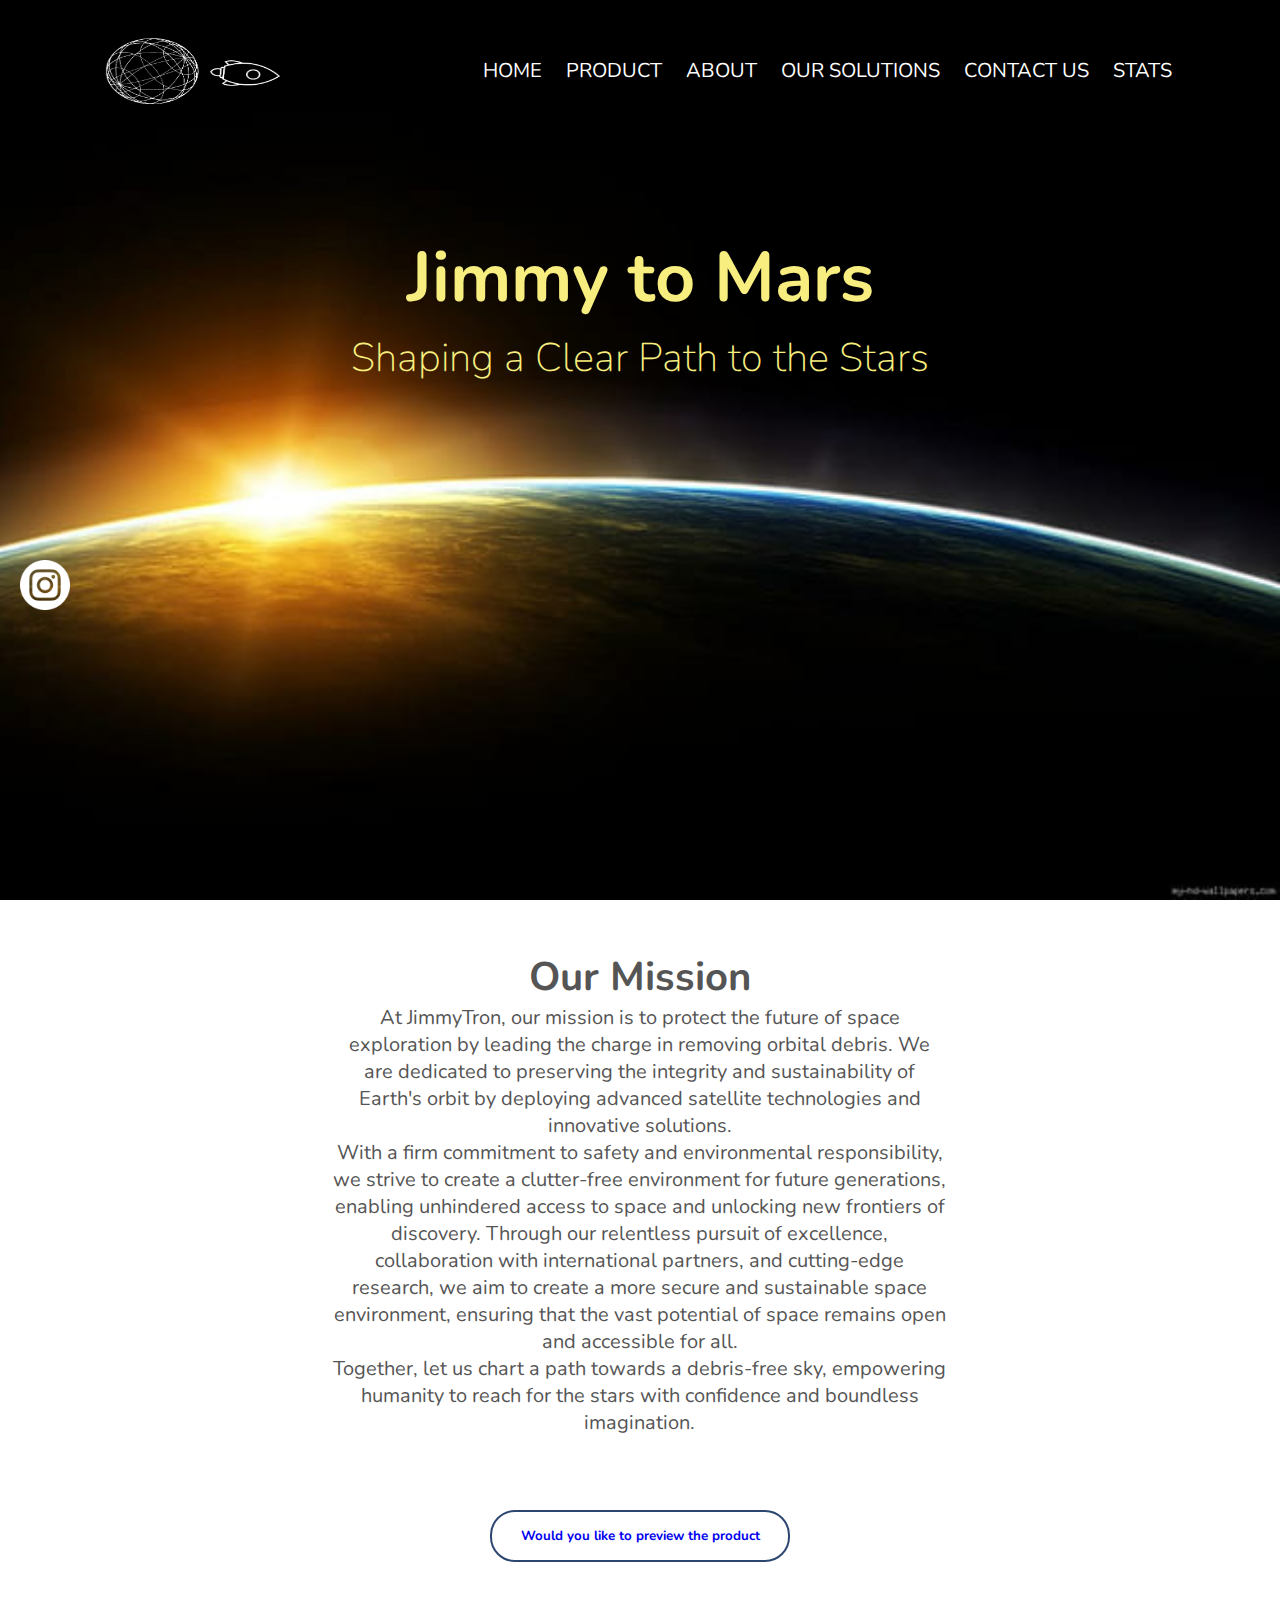
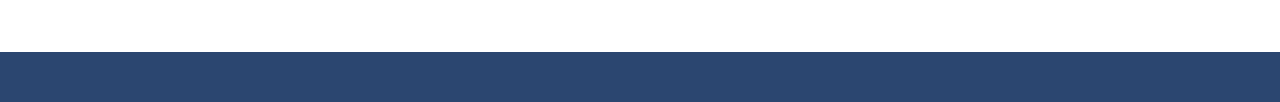
<file: index.html>
<html>
    <head>
        <meta name = "viewport" content = "with=device-width, initial scale = 2.0">
        <title>JimmyTron</title>
        <link rel = "stylesheet" href = style.css>
<link rel="preconnect" href="https://fonts.googleapis.com">
<link rel="preconnect" href="https://fonts.gstatic.com" crossorigin>
<link href="https://fonts.googleapis.com/css2?family=Nunito:wght@300&display=swap" rel="stylesheet">
    </head>
<body>
    <!--Dont Mess with this stuff-->
    <div class = "banner">
        
        <div class = "navbar">
        <a href = "index.html"><img src="logo1.png"></a>
        <ul>
            <li><a href = "index.html">HOME</a></li>
            <li><a href = "Product.html">PRODUCT</a></li>
            <li><a href = "About.html">ABOUT</a></li>
            <li><a href = "Solution.html">OUR SOLUTIONS</a></li>
            <li><a href = "Contact.html">CONTACT US</a></li>
                        <li><a href = "Stats.html">STATS</a></li>
        </ul>
        </div>
    
        
        
    <br>
    <br>
    <br>
    
    
    <div class="socials">
          <a href="https://www.instagram.com/nasa/"target="_blank"><img src="insta.png" /></a>
    </div>
    <!--Edit from here onwards-->
    <div class = "content">
        <div class = "mobile">
        <h1  >Jimmy to Mars</h1>
        <p>Shaping a Clear Path to the Stars</p>
        <!--<button type = "button"><span></span>View the product</button>-->
        </div>
    </div>
    </div>
    <section class = "course">
    <h1>Our Mission</h1>
    <center>
         <p>At JimmyTron, our mission is to protect the future of space exploration by leading the charge in removing orbital debris. We are dedicated to preserving the integrity and sustainability of Earth's orbit by deploying advanced satellite technologies and innovative solutions.</p>
            <p> With a firm commitment to safety and environmental responsibility, we strive to create a clutter-free environment for future generations, enabling unhindered access to space and unlocking new frontiers of discovery. Through our relentless pursuit of excellence, collaboration with international partners, and cutting-edge research, we aim to create a more secure and sustainable space environment, ensuring that the vast potential of space remains open and accessible for all.</p>
            <p> Together, let us chart a path towards a debris-free sky, empowering humanity to reach for the stars with confidence and boundless imagination.</p></center>

    <br>
    <br>
    <button type = "button"><span></span><a href= "Product.html">Would you like to preview the product</a></button>
    </section>
    
      
    
</body>
<div class = "footer"><h1></h1></div>
</html>
</file>
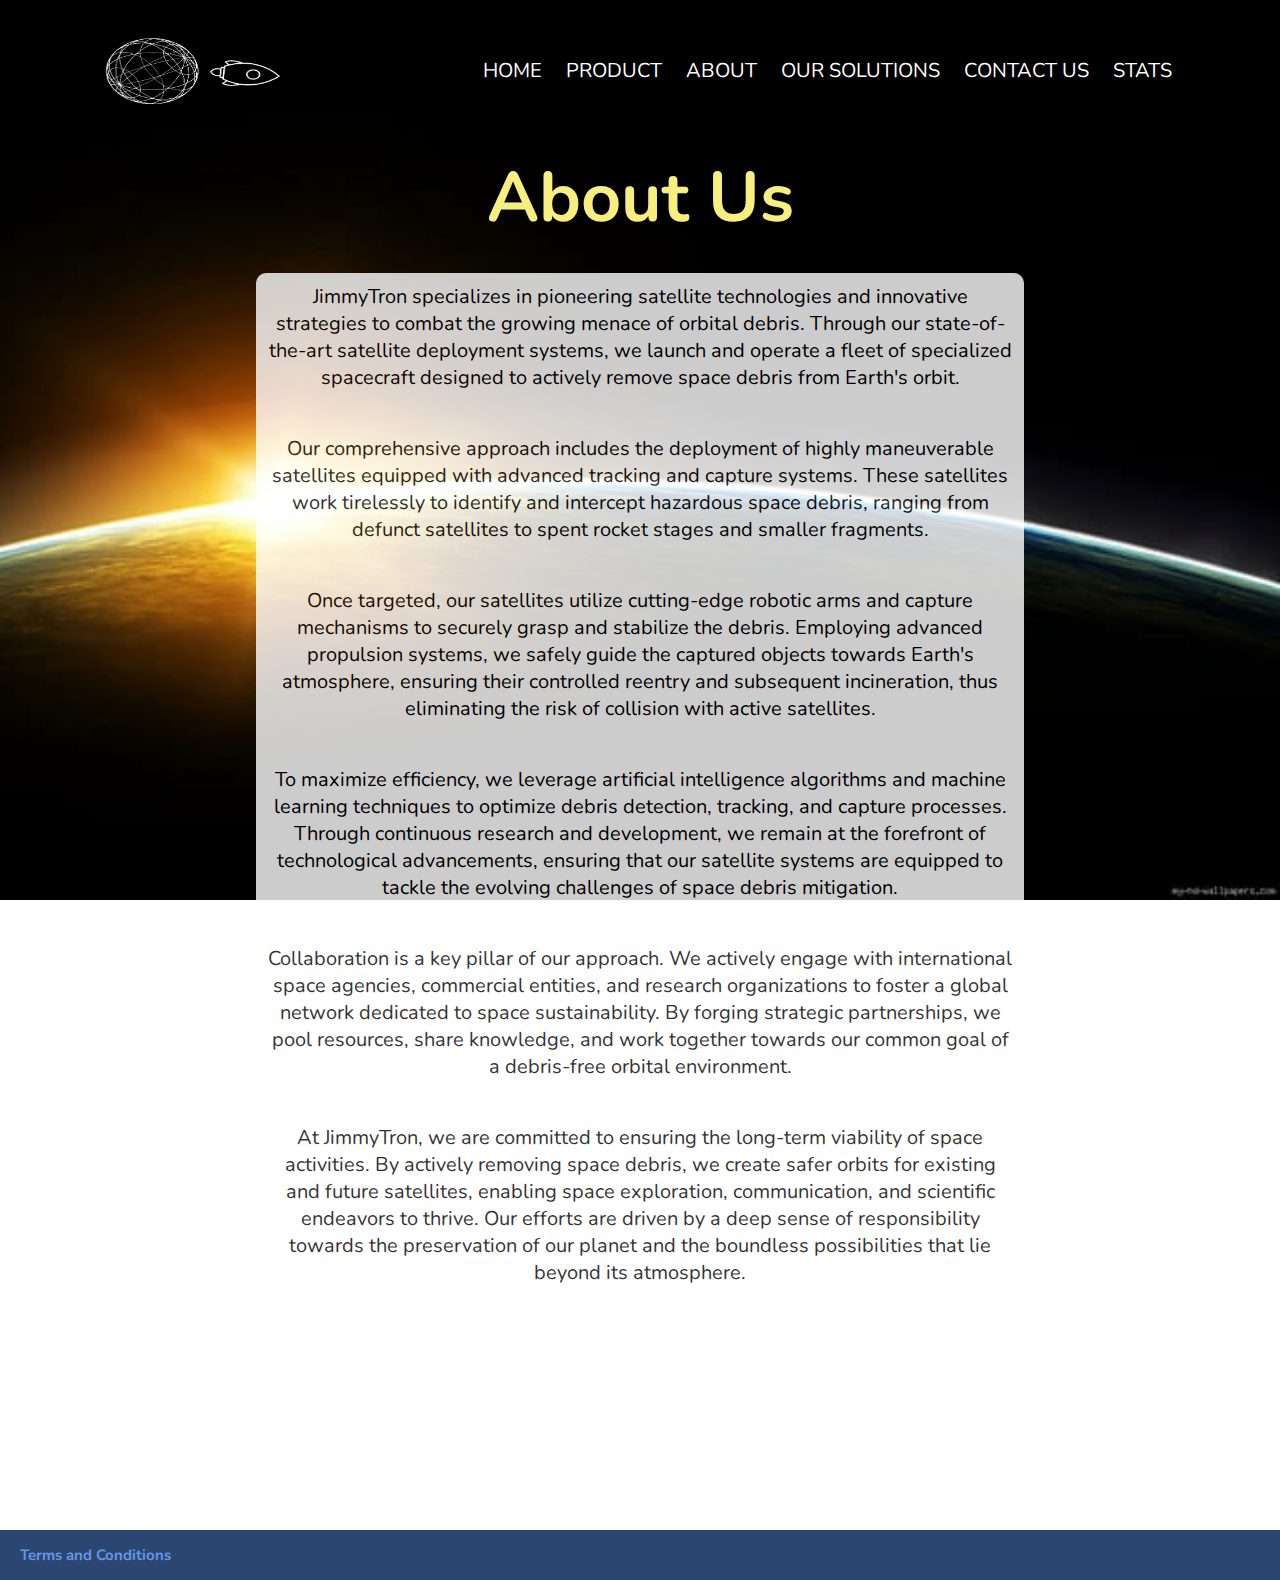
<file: About.html>
<html>
    <head>
        <meta name = "viewport" content = "with=device-width, initial scale = 1.0">
        <title>JimmyTron</title>
        <link rel = "stylesheet" href = style.css>
<link rel="preconnect" href="https://fonts.googleapis.com">
<link rel="preconnect" href="https://fonts.gstatic.com" crossorigin>
<link href="https://fonts.googleapis.com/css2?family=Nunito:wght@300&display=swap" rel="stylesheet">
    </head>
<body>
    <!--Dont Mess with this stuff-->
    <div class = "banner11e">
        <div class = "navbar">
        <a href = "home.html"><img src="logo1.png"></a>
        <ul>
           <li><a href = "index.html">HOME</a></li>
            <li><a href = "Product.html">PRODUCT</a></li>
            <li><a href = "About.html">ABOUT</a></li>
            <li><a href = "Solution.html">OUR SOLUTIONS</a></li>
            <li><a href = "Contact.html">CONTACT US</a></li>
                        <li><a href = "Stats.html">STATS</a></li>
        </ul>
        </div>
        <div class = "content1"><div class = "mobile"><center><h1>About Us</h1></center></div></div>
       <p></p>
        
        <center>
        <div class = "centre">
        <div class = "textbox1">
        
       
            
            
            
            
            
            <p>JimmyTron specializes in pioneering satellite technologies and innovative strategies to combat the growing menace of orbital debris. Through our state-of-the-art satellite deployment systems, we launch and operate a fleet of specialized spacecraft designed to actively remove space debris from Earth's orbit.</p>
<br>
            <br>
            <p>Our comprehensive approach includes the deployment of highly maneuverable satellites equipped with advanced tracking and capture systems. These satellites work tirelessly to identify and intercept hazardous space debris, ranging from defunct satellites to spent rocket stages and smaller fragments.</p>
<br>
            <br>
            <p>Once targeted, our satellites utilize cutting-edge robotic arms and capture mechanisms to securely grasp and stabilize the debris. Employing advanced propulsion systems, we safely guide the captured objects towards Earth's atmosphere, ensuring their controlled reentry and subsequent incineration, thus eliminating the risk of collision with active satellites.</p>
<br>
            <br>
            <p>To maximize efficiency, we leverage artificial intelligence algorithms and machine learning techniques to optimize debris detection, tracking, and capture processes. Through continuous research and development, we remain at the forefront of technological advancements, ensuring that our satellite systems are equipped to tackle the evolving challenges of space debris mitigation.</p>
<br>
            <br>
            <p>Collaboration is a key pillar of our approach. We actively engage with international space agencies, commercial entities, and research organizations to foster a global network dedicated to space sustainability. By forging strategic partnerships, we pool resources, share knowledge, and work together towards our common goal of a debris-free orbital environment.</p>
<br>
            <br>
            <p>At JimmyTron, we are committed to ensuring the long-term viability of space activities. By actively removing space debris, we create safer orbits for existing and future satellites, enabling space exploration, communication, and scientific endeavors to thrive. Our efforts are driven by a deep sense of responsibility towards the preservation of our planet and the boundless possibilities that lie beyond its atmosphere.</p>

            
       
    </div>
    </div>
     </center>
    </div>
<!--
<div class = "content3"><div class = "mobile"><center><h1>Meet Our Directors</h1></center></div></div>
        <br>
        <br>
<div class = "t"><div class="board-container">
  <div class="textbox11">
    <ul class="first-row">
      <li class="director">
        <img src="MD.jpg" alt="Director 1">
        <p>Managing</p>
          <p> Director</p>
      </li>
      <li class="director">
        
        <img src="IT.jpg" alt="Director 2">

          <p>Technology Director</p>

      </li>
     <li class="director">
        <img src="sec.jpeg" alt="Director 3">
         
          <p>Company </p>
         
          <p>Secretary</p>
      </li>
    
    
      <li class="director">
        <img src="finance.jpeg" alt="Director 4">
        <p>Finance </p>
        <p> Director</p>
      </li>
        
      <li class="director">
        <img src="marketing.jpeg" alt="Director 5">
        <p>Marketing </p>
        <p> Director</p>
      </li>
        </ul>
      <ul class="second-row">
     <li class="director">
        <img src="sale.jpeg" alt="Director 6">
        <p>Sales </p>
          <p> Director</p>
      </li>
    
       <li class="director">
        <img src="HR.jpeg" alt="Director 7">
        <p>HR </p>
          <p> Director</p>
      </li>
      <li class="director">
        <img src="sust.jpeg" alt="Director 8">
        <p>Sustainability </p>
          <p> Director</p>
      </li>
      <li class="director">
        <img src="op.jpeg" alt="Director 9">
        <p>Operations </p>
          <p> Director</p>
      </li>
        <li class="director">
        <img src="client.jpg" alt="Director 10">
        <p>Client Relations </p>

      </li>
    </ul>
  </div>
</div></div>




        
        
    </div>
    -->
    
   

    
    
    
    <!--Edit from here onwards-->
    
    
    
    
    
<div class = "footer"><a href = "t%20and%20C.html"><h4>Terms and Conditions</h4></a></div>
</body>
</html>
</file>
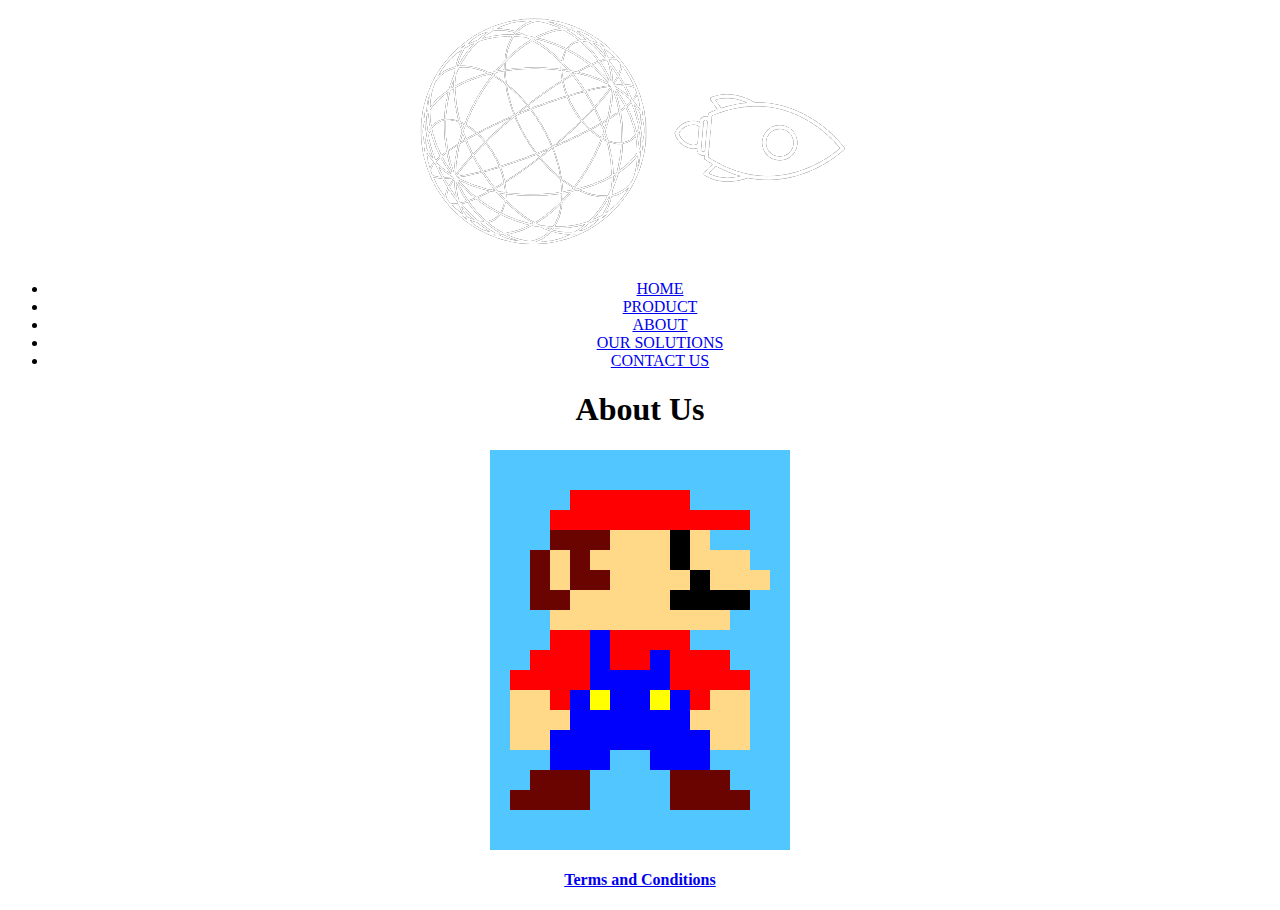
<file: mario.html>
<html>
    <head>
        <meta name = "viewport" content = "with=device-width, initial scale = 1.0">
        <title>Spectra</title>
        <link rel = "stylesheet" href = styless.css>
<link rel="preconnect" href="https://fonts.googleapis.com">
<link rel="preconnect" href="https://fonts.gstatic.com" crossorigin>
<link href="https://fonts.googleapis.com/css2?family=Nunito:wght@300&display=swap" rel="stylesheet">
    </head>
<body>
    <!--Dont Mess with this stuff-->
    <div class = "banner11">
        <div class = "navbar">
        <a href = "home.html"><img src="logo1.png"></a>
        <ul>
           <li><a href = "index.html">HOME</a></li>
            <li><a href = "Product.html">PRODUCT</a></li>
            <li><a href = "About.html">ABOUT</a></li>
            <li><a href = "Solution.html">OUR SOLUTIONS</a></li>
            <li><a href = "Contact.html">CONTACT US</a></li>
        </ul>
        </div>
        <div class = "content1"><div class = "mobile"><center><h1>About Us</h1></center></div></div>
       <p></p>
        
        <center>
        <div class = "centre">
        <div class = "textbox1">
        
       
            
            <div class="container">
    <div class="red hat1"></div>
    <div class="red hat2"></div>
    <div class="skin head"></div>
    <div class="skin nose"></div>
    <div class="skin snoot"></div>
    <div class="black eye"></div>
    <div class="black mustache1"></div>
    <div class="black mustache2"></div>
    <div class="skin chin"></div>
    <div class="brown hair1"></div>
    <div class="brown hair2"></div>
    <div class="brown hair3"></div>
    <div class="brown hair4"></div>
    <div class="brown hair5"></div>
    <div class="skin hands"></div>
    <div class="red torso"></div>
    <div class="red sleeves1"></div>
    <div class="red sleeves2"></div>
    <div class="red sleeves3"></div>
    <div class="blue waist"></div>
    <div class="blue pant1"></div>
    <div class="blue pant2"></div>
    <div class="blue left-brace"></div>
    <div class="blue right-brace"></div>
    <div class="blue brace-between"></div>
    <div class="yellow left-button"></div>
    <div class="yellow right-button"></div>
    <div class="brown left-shoe1"></div>
    <div class="brown left-shoe2"></div>
    <div class="brown right-shoe1"></div>
    <div class="brown right-shoe2"></div>
            </div>
            
            
            
           

            
       
    </div>
    </div>
     </center>
    </div>

    
    
    
    <!--Edit from here onwards-->
    
    
    
    
    
<div class = "footer"><a href = "t%20and%20C.html"><h4>Terms and Conditions</h4></a></div>
</body>
</html>
</file>
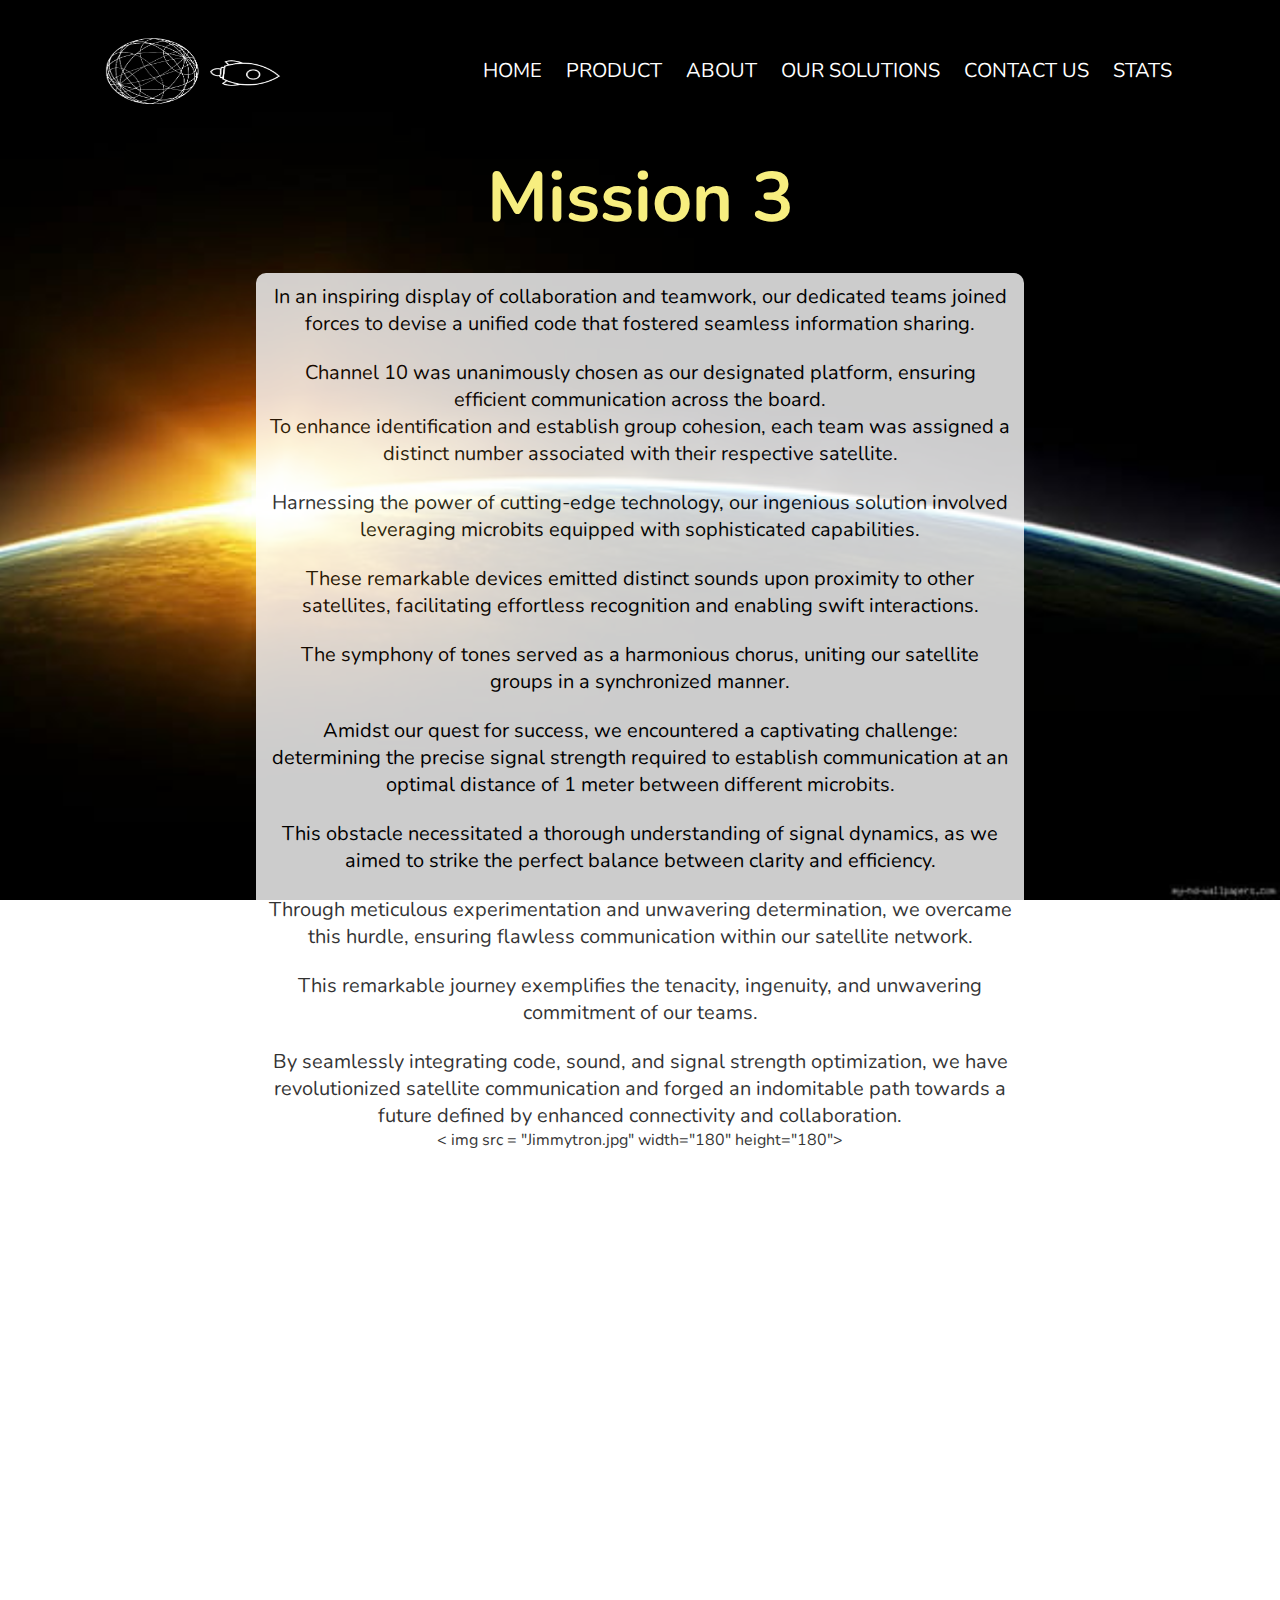
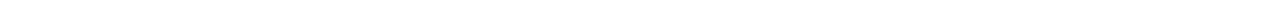
<file: Mission3.html>
<html>
    <head>
        <meta name = "viewport" content = "with=device-width, initial scale = 1.0">
        <title>JimmyTron</title>
        <link rel = "stylesheet" href = style.css>
<link rel="preconnect" href="https://fonts.googleapis.com">
<link rel="preconnect" href="https://fonts.gstatic.com" crossorigin>
<link href="https://fonts.googleapis.com/css2?family=Nunito:wght@300&display=swap" rel="stylesheet">
    </head>
<body>
    <!--Dont Mess with this stuff-->
    <div class = "banner11a">
        <div class = "navbar">
        <a href = "home.html"><img src="logo1.png"></a>
        <ul>
           <li><a href = "index.html">HOME</a></li>
            <li><a href = "Product.html">PRODUCT</a></li>
            <li><a href = "About.html">ABOUT</a></li>
            <li><a href = "Solution.html">OUR SOLUTIONS</a></li>
            <li><a href = "Contact.html">CONTACT US</a></li>
                        <li><a href = "Stats.html">STATS</a></li>
        </ul>
        </div>
        <div class = "content1"><div class = "mobile"><center><h1>Mission 3</h1></center></div></div>
       <p></p>
        
        <center>
        <div class = "centre">
        <div class = "textbox1">
        
       
            
            
            
            
            
            
<p>In an inspiring display of collaboration and teamwork, our dedicated teams joined forces to devise a unified code that fostered seamless information sharing.</p>
            <br>
<p>Channel 10 was unanimously chosen as our designated platform, ensuring efficient communication across the board.</p>
<p>To enhance identification and establish group cohesion, each team was assigned a distinct number associated with their respective satellite.</p>
            <br>
<p>Harnessing the power of cutting-edge technology, our ingenious solution involved leveraging microbits equipped with sophisticated capabilities.</p>
            <br>
<p>These remarkable devices emitted distinct sounds upon proximity to other satellites, facilitating effortless recognition and enabling swift interactions.</p>            <br>
<p>The symphony of tones served as a harmonious chorus, uniting our satellite groups in a synchronized manner.</p>
            <br>
<p>Amidst our quest for success, we encountered a captivating challenge: determining the precise signal strength required to establish communication at an optimal distance of 1 meter between different microbits.</p>
            <br>
<p>This obstacle necessitated a thorough understanding of signal dynamics, as we aimed to strike the perfect balance between clarity and efficiency.</p>
            <br>
<p>Through meticulous experimentation and unwavering determination, we overcame this hurdle, ensuring flawless communication within our satellite network.</p>            <br>
<p>This remarkable journey exemplifies the tenacity, ingenuity, and unwavering commitment of our teams.</p>
            <br>
<p>By seamlessly integrating code, sound, and signal strength optimization, we have revolutionized satellite communication and forged an indomitable path towards a future defined by enhanced connectivity and collaboration.</p>
           < img src = "Jimmytron.jpg" width="180" height="180">


            
       
    </div>
    </div>
     </center>
    </div>
</file>
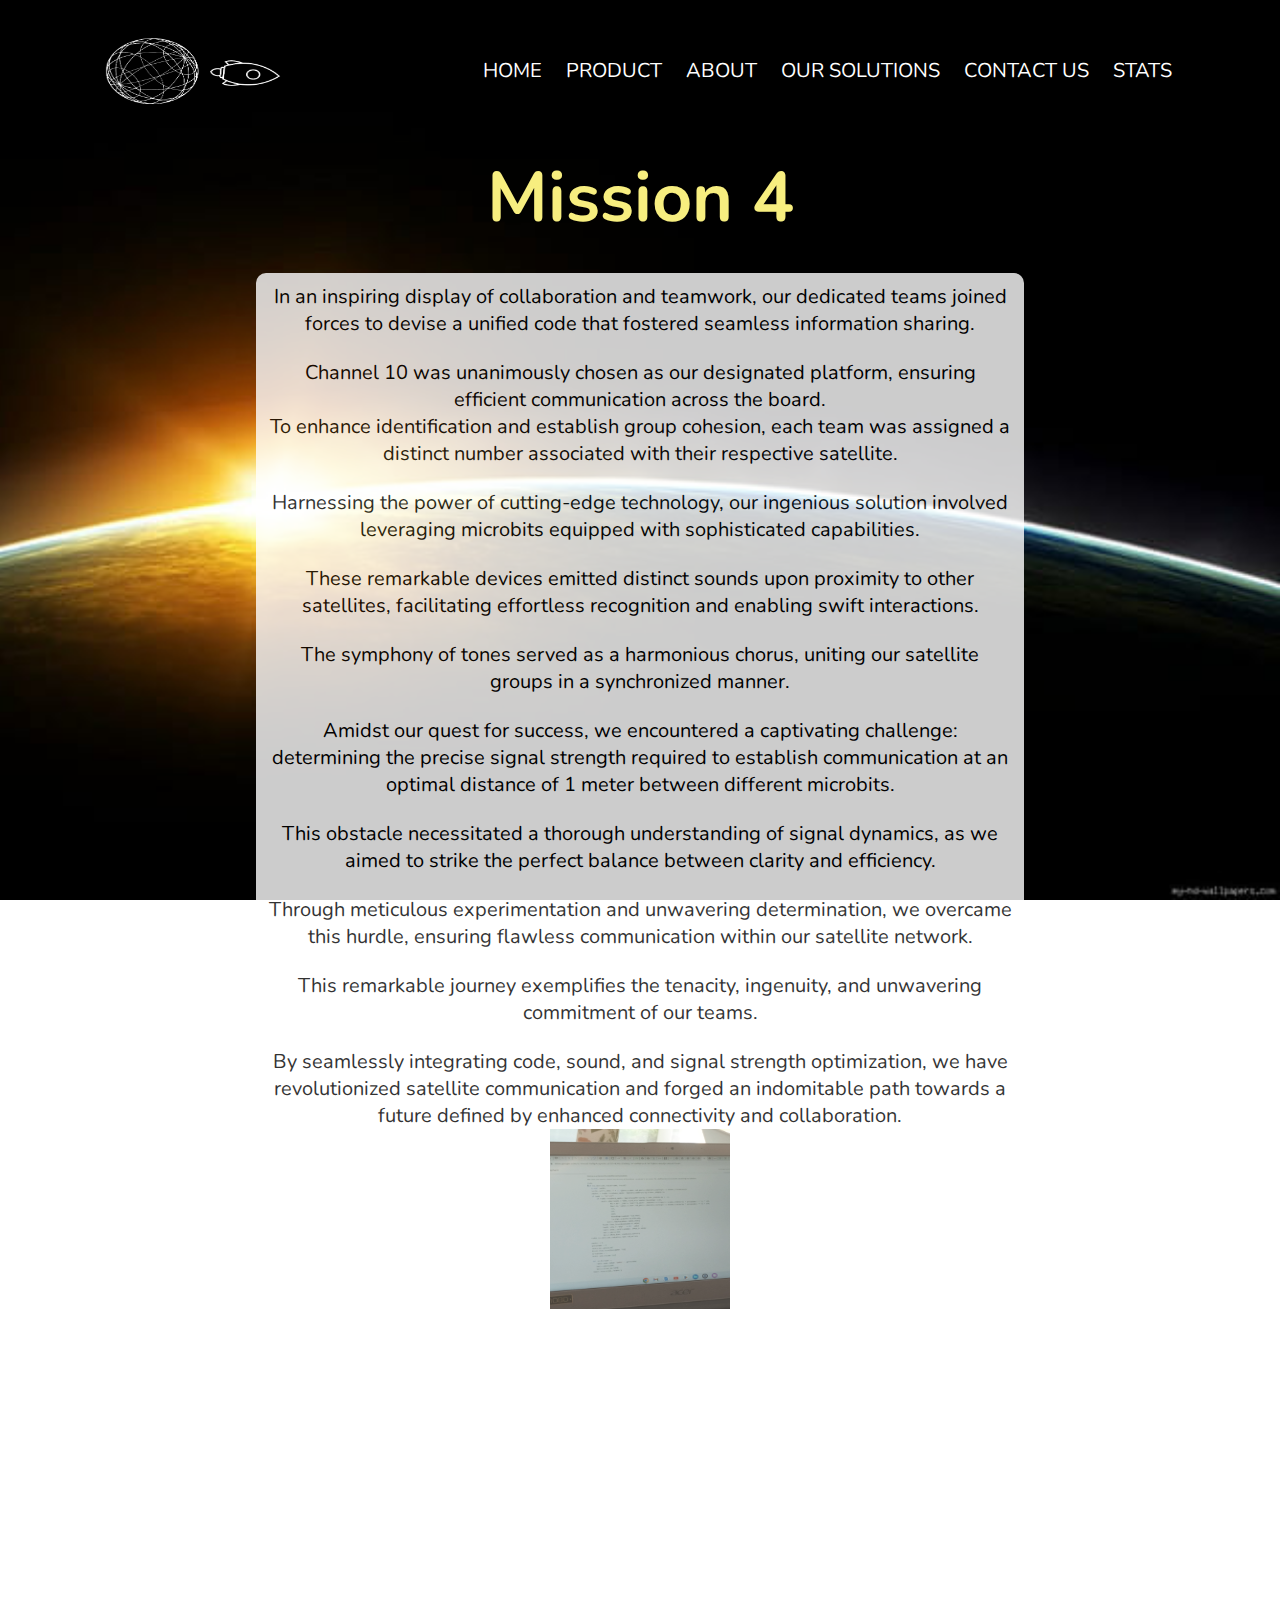
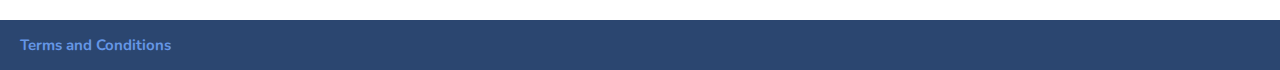
<file: Mission4.html>
<html>
    <head>
        <meta name = "viewport" content = "with=device-width, initial scale = 1.0">
        <title>JimmyTron</title>
        <link rel = "stylesheet" href = style.css>
<link rel="preconnect" href="https://fonts.googleapis.com">
<link rel="preconnect" href="https://fonts.gstatic.com" crossorigin>
<link href="https://fonts.googleapis.com/css2?family=Nunito:wght@300&display=swap" rel="stylesheet">
    </head>
<body>
    <!--Dont Mess with this stuff-->
    <div class = "banner11a">
        <div class = "navbar">
        <a href = "home.html"><img src="logo1.png"></a>
        <ul>
           <li><a href = "index.html">HOME</a></li>
            <li><a href = "Product.html">PRODUCT</a></li>
            <li><a href = "About.html">ABOUT</a></li>
            <li><a href = "Solution.html">OUR SOLUTIONS</a></li>
            <li><a href = "Contact.html">CONTACT US</a></li>
                        <li><a href = "Stats.html">STATS</a></li>
        </ul>
        </div>
        <div class = "content1"><div class = "mobile"><center><h1>Mission 4</h1></center></div></div>
       <p></p>
        
        <center>
        <div class = "centre">
        <div class = "textbox1">
        
       
            
            
            
            
            
            
<p>In an inspiring display of collaboration and teamwork, our dedicated teams joined forces to devise a unified code that fostered seamless information sharing.</p>
            <br>
<p>Channel 10 was unanimously chosen as our designated platform, ensuring efficient communication across the board.</p>
<p>To enhance identification and establish group cohesion, each team was assigned a distinct number associated with their respective satellite.</p>
            <br>
<p>Harnessing the power of cutting-edge technology, our ingenious solution involved leveraging microbits equipped with sophisticated capabilities.</p>
            <br>
<p>These remarkable devices emitted distinct sounds upon proximity to other satellites, facilitating effortless recognition and enabling swift interactions.</p>            <br>
<p>The symphony of tones served as a harmonious chorus, uniting our satellite groups in a synchronized manner.</p>
            <br>
<p>Amidst our quest for success, we encountered a captivating challenge: determining the precise signal strength required to establish communication at an optimal distance of 1 meter between different microbits.</p>
            <br>
<p>This obstacle necessitated a thorough understanding of signal dynamics, as we aimed to strike the perfect balance between clarity and efficiency.</p>
            <br>
<p>Through meticulous experimentation and unwavering determination, we overcame this hurdle, ensuring flawless communication within our satellite network.</p>            <br>
<p>This remarkable journey exemplifies the tenacity, ingenuity, and unwavering commitment of our teams.</p>
            <br>
<p>By seamlessly integrating code, sound, and signal strength optimization, we have revolutionized satellite communication and forged an indomitable path towards a future defined by enhanced connectivity and collaboration.</p>
           <img src = "Mission4%20radio%20code.jpg" width="180" height="180">


            
       
    </div>
    </div>
     </center>
    </div>

    
   

    
    
    
    <!--Edit from here onwards-->
    
    
    
    
    
<div class = "footer"><a href = "t%20and%20C.html"><h4>Terms and Conditions</h4></a></div>
</body>
</html>
</file>
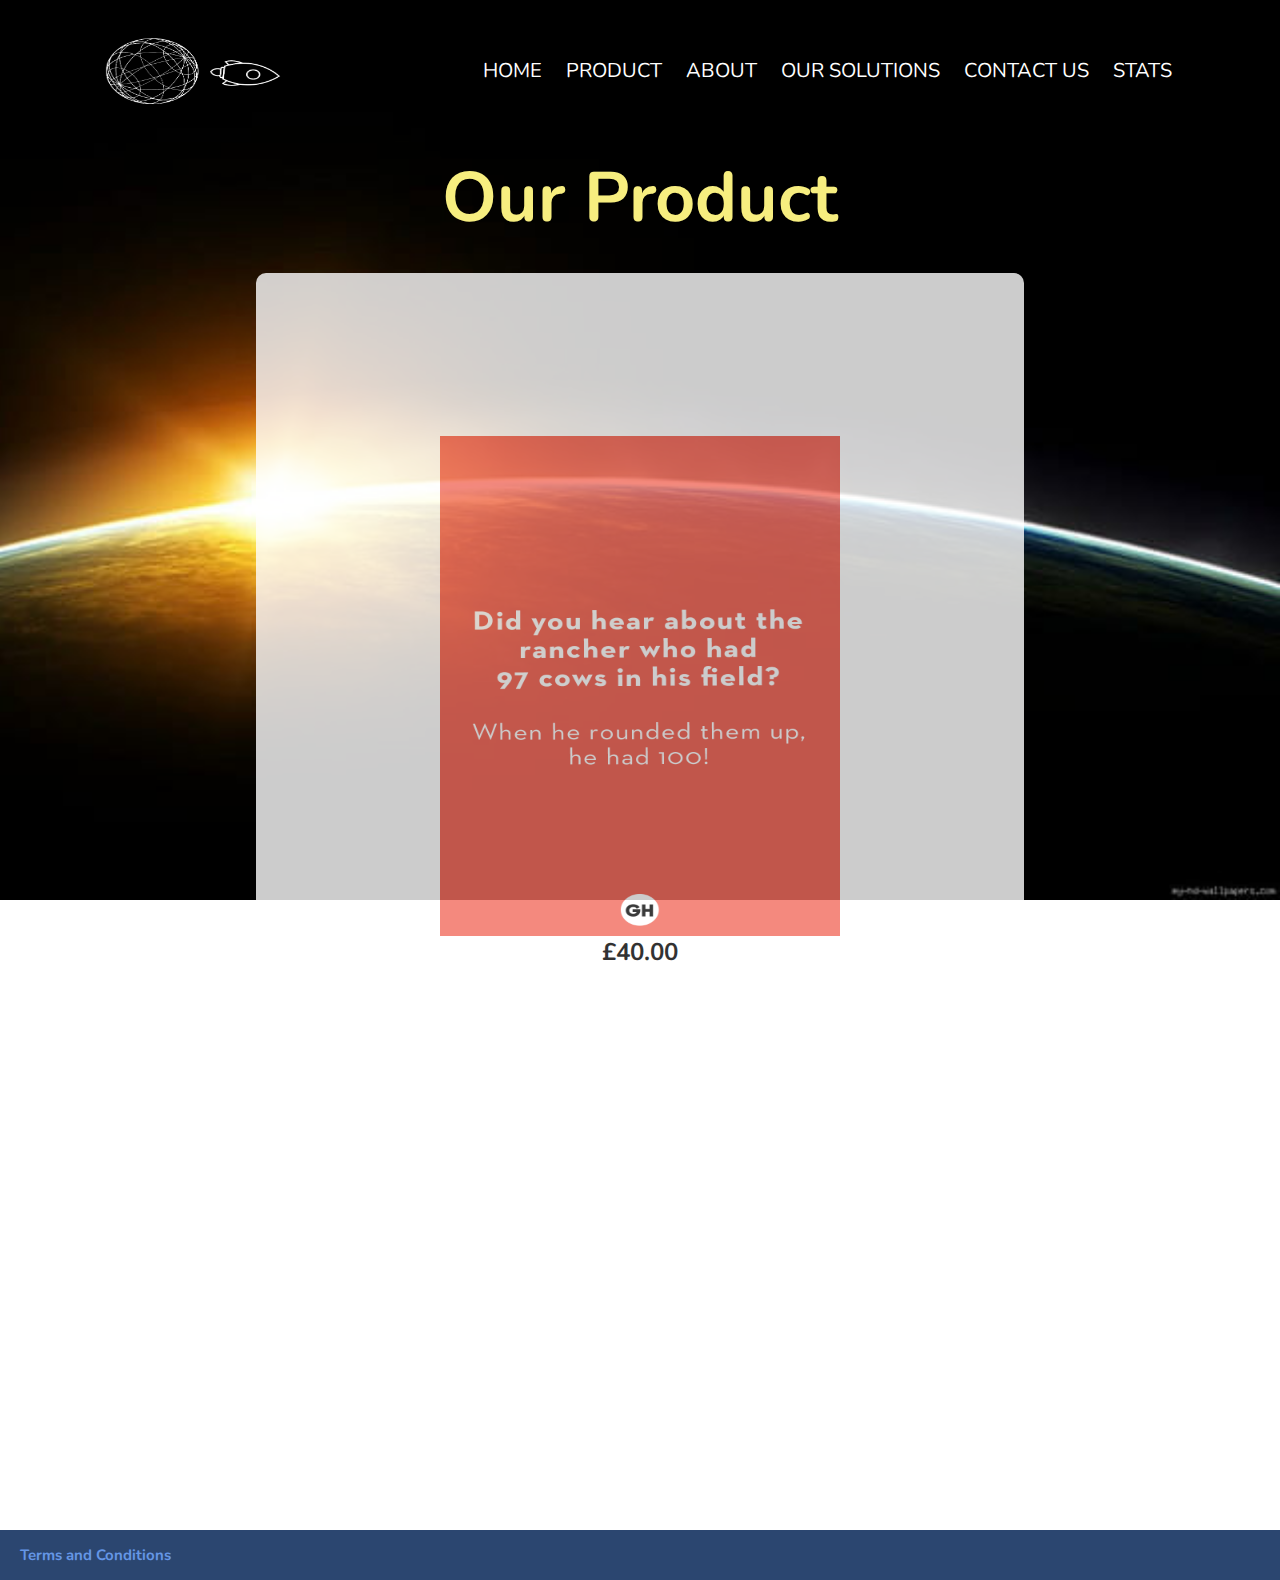
<file: Product.html>
<html>
    <head>
        <meta name = "viewport" content = "with=device-width, initial scale = 1.0">
        <title>JimmyTron</title>
        <link rel = "stylesheet" href = style.css>
<link rel="preconnect" href="https://fonts.googleapis.com">
<link rel="preconnect" href="https://fonts.gstatic.com" crossorigin>
<link href="https://fonts.googleapis.com/css2?family=Nunito:wght@300&display=swap" rel="stylesheet">
    </head>
<body>
    <!--Dont Mess with this stuff-->
    <div class = "banner11d">
        <div class = "navbar">
        <a href = "home.html"><img src="logo1.png"></a>
        <ul>
           <li><a href = "index.html">HOME</a></li>
            <li><a href = "Product.html">PRODUCT</a></li>
            <li><a href = "About.html">ABOUT</a></li>
            <li><a href = "Solution.html">OUR SOLUTIONS</a></li>
            <li><a href = "Contact.html">CONTACT US</a></li>
                        <li><a href = "Stats.html">STATS</a></li>
        </ul>
        </div>
        <div class = "content1"><div class = "mobile"><center><h1>Our Product</h1></center></div></div>
       <p></p>
        
        <center>
        <div class = "centre">
        <div class = "textbox1">


        <br>
        <br>
<div class = "t"><div class="board-container">
  <div class="textbox11">
    <img src = Product.png width="400" 
     height="500">
      <h2>£40.00</h2>
  </div>
</div></div>




        
        
    </div>
            </div>
        </center>
    </div>
    
    
   

    
    
    
    <!--Edit from here onwards-->
    
    
    
    
    
<div class = "footer"><a href = "t%20and%20C.html"><h4>Terms and Conditions</h4></a></div>
</body>
</html>
</file>
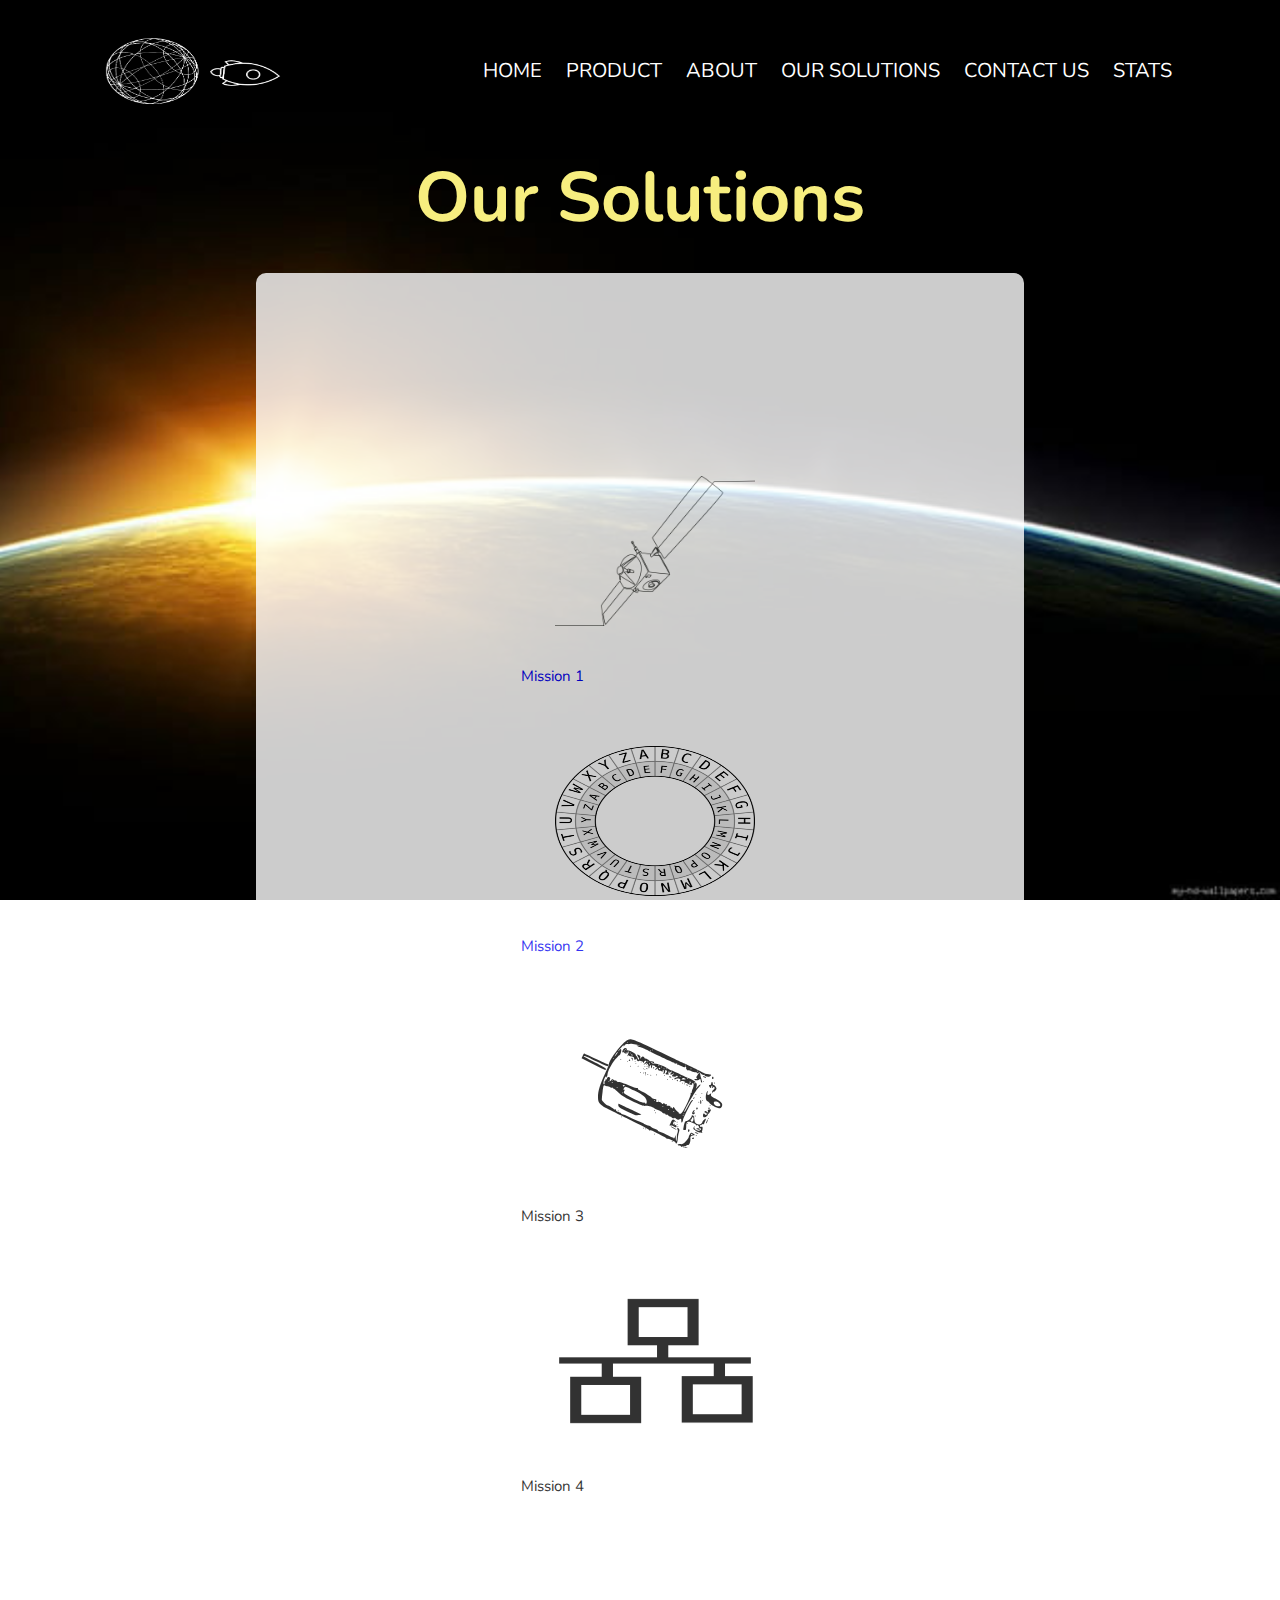
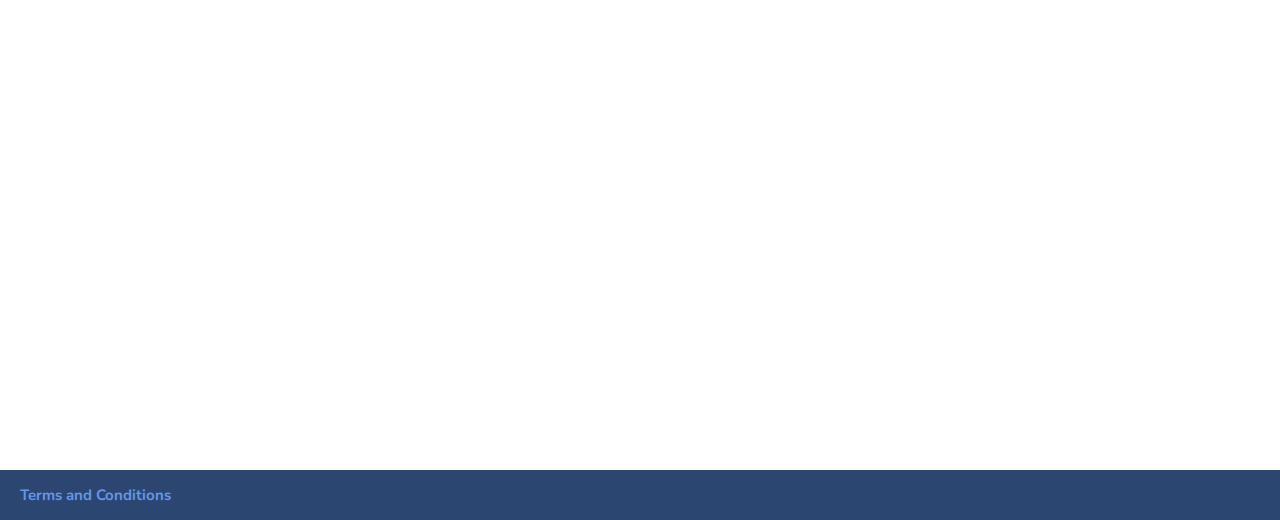
<file: Solution.html>
<html>
    <head>
        <meta name = "viewport" content = "with=device-width, initial scale = 1.0">
        <title>JimmyTron</title>
        <link rel = "stylesheet" href = style.css>
<link rel="preconnect" href="https://fonts.googleapis.com">
<link rel="preconnect" href="https://fonts.gstatic.com" crossorigin>
<link href="https://fonts.googleapis.com/css2?family=Nunito:wght@300&display=swap" rel="stylesheet">
    </head>
<body>
    <!--Dont Mess with this stuff-->
    <div class = "banner11b">
        <div class = "navbar">
        <a href = "home.html"><img src="logo1.png"></a>
        <ul>
           <li><a href = "index.html">HOME</a></li>
            <li><a href = "Product.html">PRODUCT</a></li>
            <li><a href = "About.html">ABOUT</a></li>
            <li><a href = "Solution.html">OUR SOLUTIONS</a></li>
            <li><a href = "Contact.html">CONTACT US</a></li>
            <li><a href = "Stats.html">STATS</a></li>
        </ul>
        </div>
        <div class = "content1"><div class = "mobile"><center><h1>Our Solutions</h1></center></div></div>
       <p></p>
        
        <center>
        <div class = "centre">
        <div class = "textbox1">


        <br>
        <br>
<div class = "t"><div class="board-container">
  <div class="textbox11">
    <ul class="first-row">
        <div class = "container21">
      <li class="director">
        <a href = "Mission1.html"><img src="satellite.jpg" alt="Director 2" height = "150" width = "200" href = "Mission1.html"></a>
        <p><a href = "Mission1.html">Mission 1</a></p>

      </li>
      <li class="director">
        
        <a href = "Mission2.html"><img src="caesar.png" alt="Director 2" height = "150" width = "200" href = "Mission2.html"></a>

          <p><a href = "Mission2.html">Mission 2</a></p>

      </li>
     <li class="director">
        <a href = "Mission3.html"><img src="motor.svg" alt="Director 2" height = "150" width = "200" href = "Mission3.html"></a>
         
          <p>Mission 3 </p>
      </li>
            <li class="director">
        <a href = "Mission4.html"><img src="network.png" alt="Director 2" height = "150" width = "200" href = "Mission4.html"></a>
         
          <p>Mission 4 </p>
      </li>
    </div>
   <!--
      <li class="director">
        <img src="finance.jpeg" alt="Director 4">
        <p>Finance </p>
        <p> Director</p>
      </li>
        
      <li class="director">
        <img src="marketing.jpeg" alt="Director 5">
        <p>Marketing </p>
        <p> Director</p>
      </li>
        </ul>
      <ul class="second-row">
     <li class="director">
        <img src="sale.jpeg" alt="Director 6">
        <p>Sales </p>
          <p> Director</p>
      </li>
    
       <li class="director">
        <img src="HR.jpeg" alt="Director 7">
        <p>HR </p>w
          <p> Director</p>
      </li>
      <li class="director">
        <img src="sust.jpeg" alt="Director 8">
        <p>Sustainability </p>
          <p> Director</p>
      </li>
      <li class="director">
        <img src="op.jpeg" alt="Director 9">
        <p>Operations </p>
          <p> Director</p>
      </li>
        <li class="director">
        <img src="client.jpg" alt="Director 10">
        <p>Client Relations </p>

      </li>-->
    </ul>
  </div>
</div></div>




        
        
    </div>
            </div>
        </center>
    </div>
    
    
   

    
    
    
    <!--Edit from here onwards-->
    
    
    
    
    
<div class = "footer"><a href = "t%20and%20C.html"><h4>Terms and Conditions</h4></a></div>
</body>
</html>
</file>
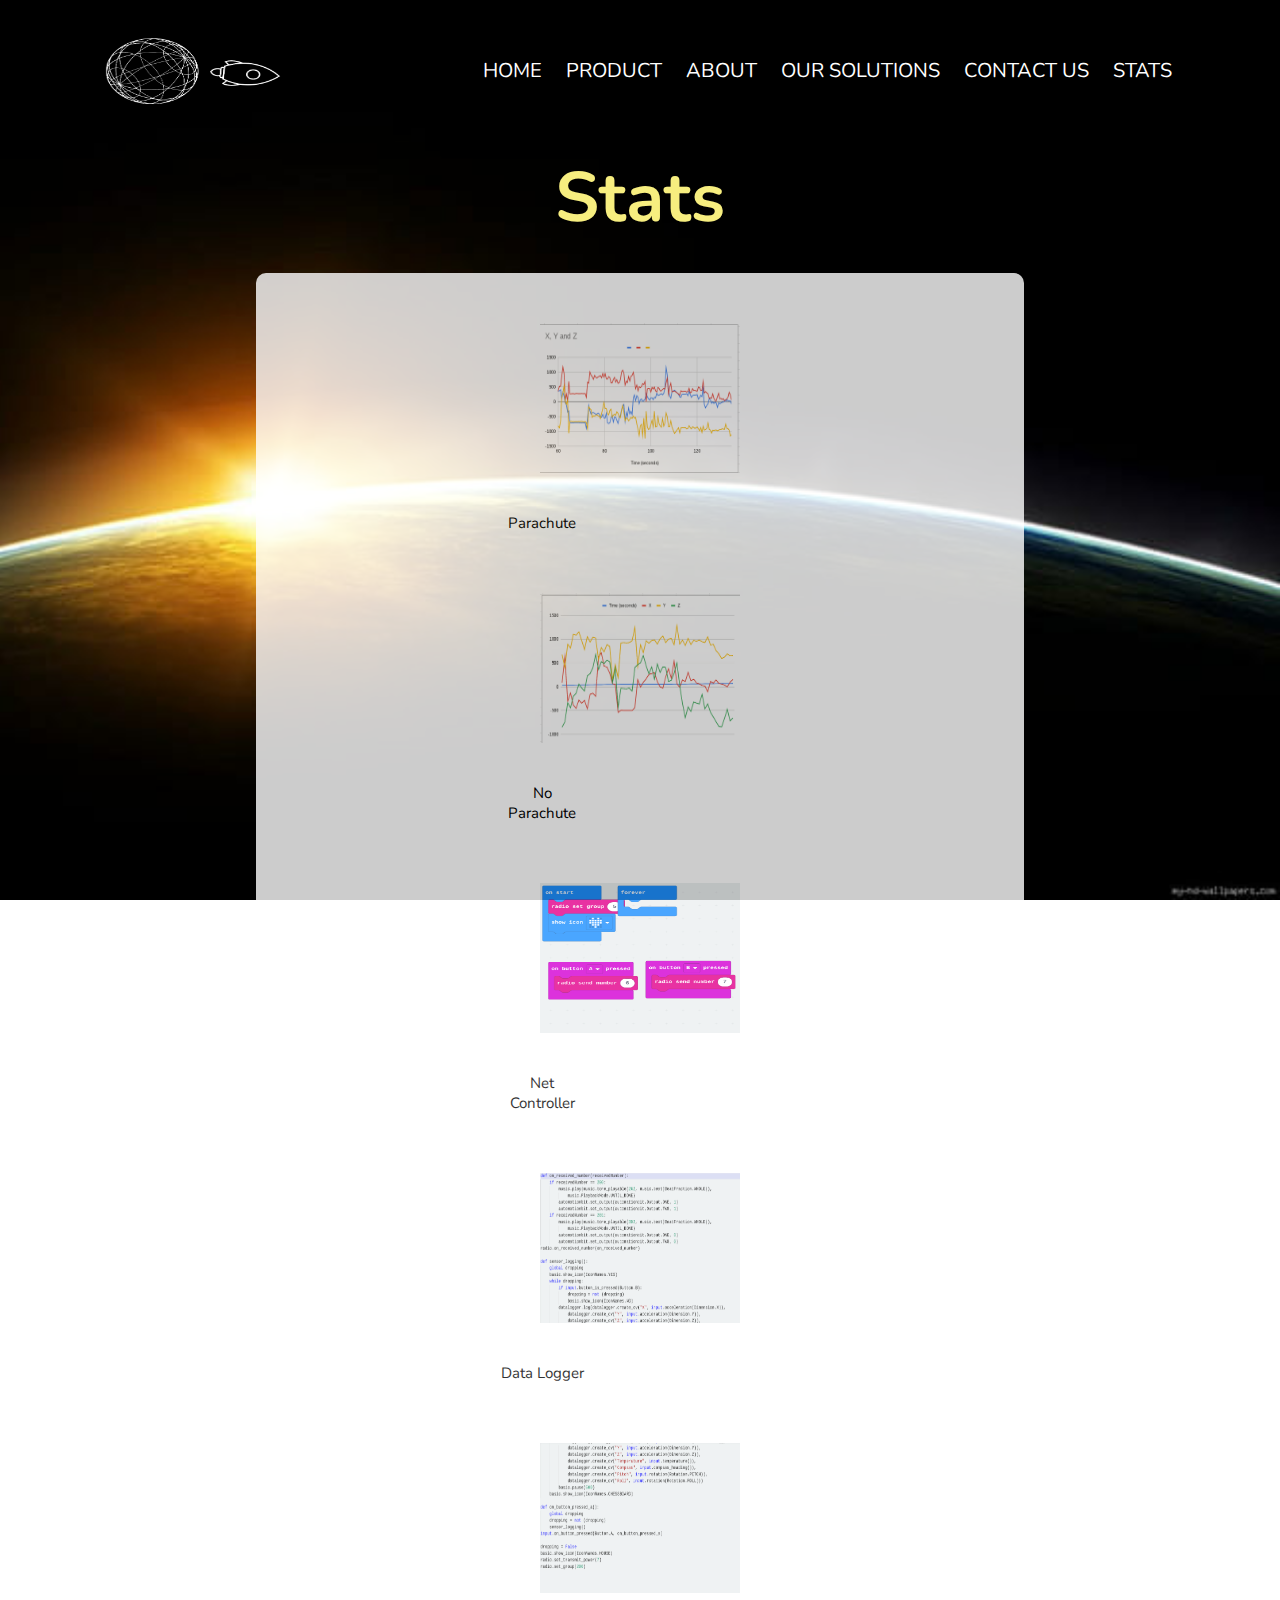
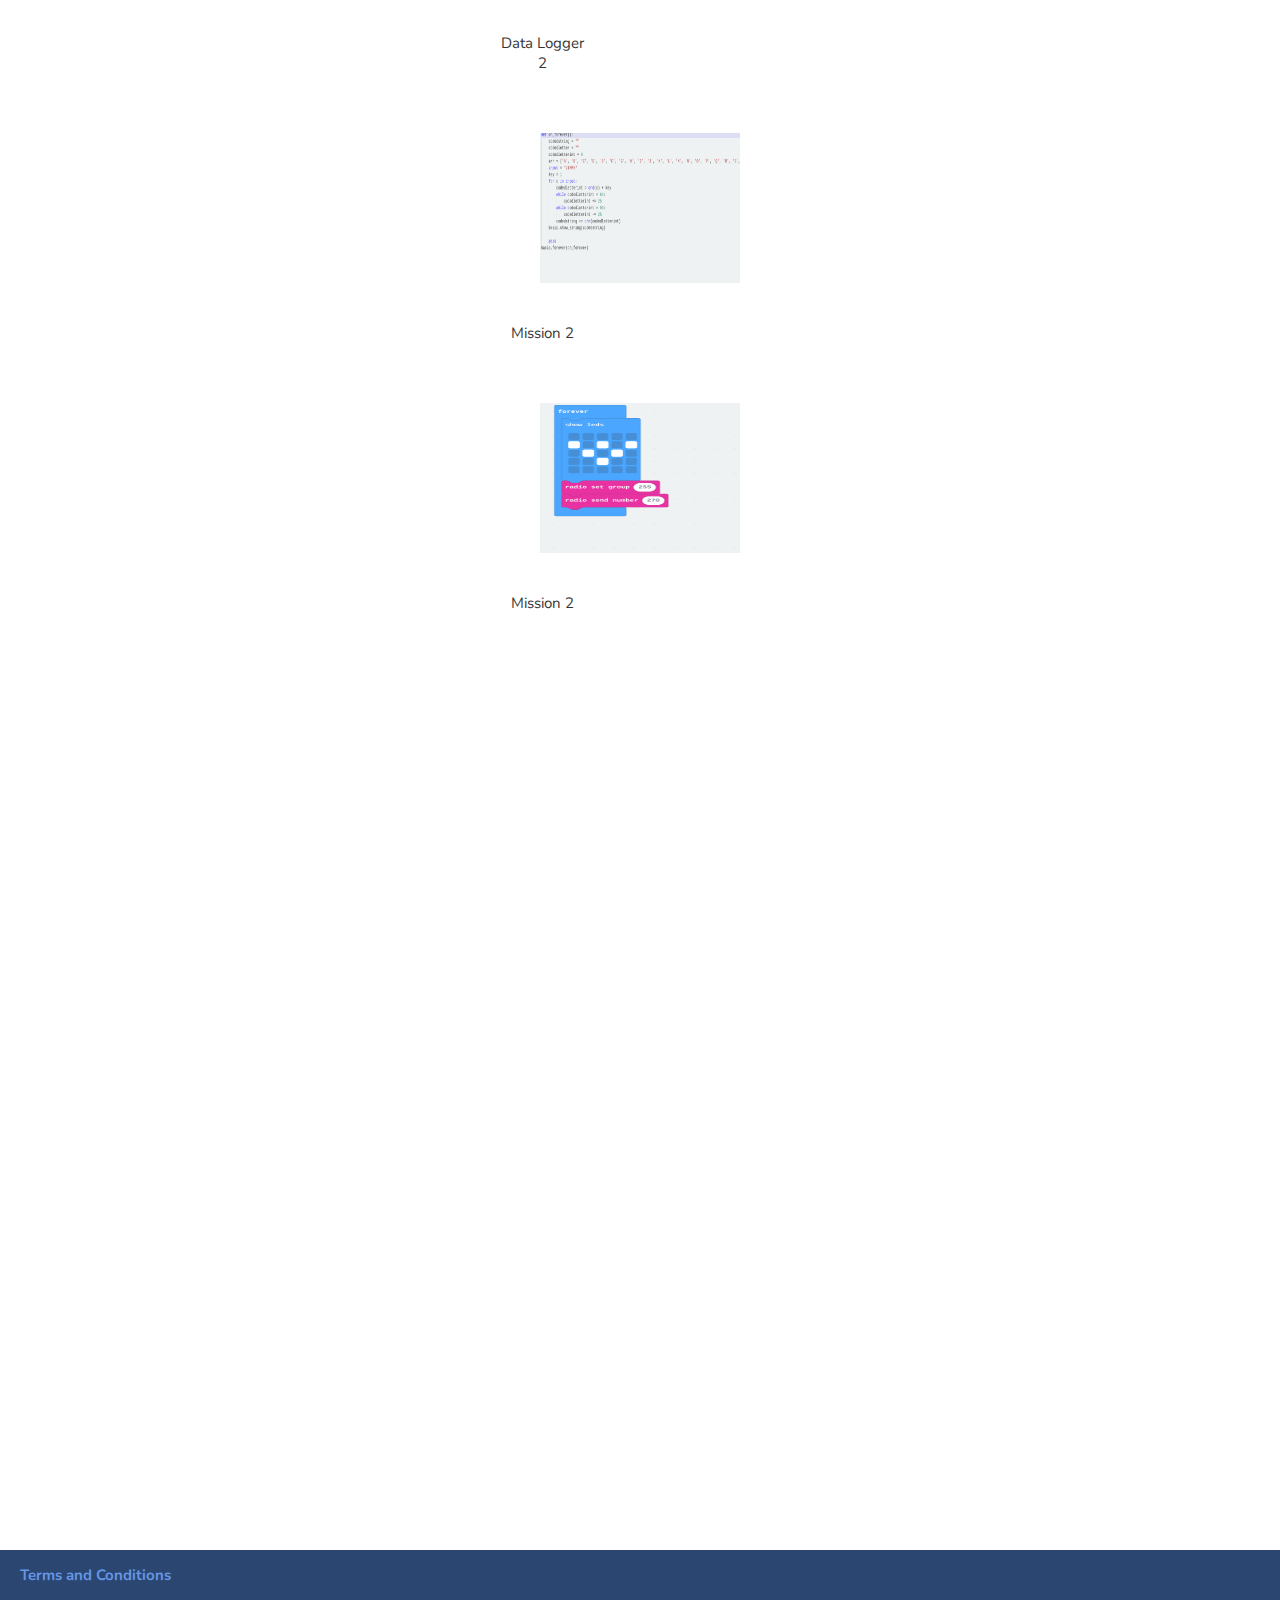
<file: Stats.html>
<html>
    <head>
        <meta name = "viewport" content = "with=device-width, initial scale = 1.0">
        <title>JimmyTron</title>
        <link rel = "stylesheet" href = style.css>
<link rel="preconnect" href="https://fonts.googleapis.com">
<link rel="preconnect" href="https://fonts.gstatic.com" crossorigin>
<link href="https://fonts.googleapis.com/css2?family=Nunito:wght@300&display=swap" rel="stylesheet">
    </head>
<body>
    <!--Dont Mess with this stuff-->
    <div class = "banner11g">
        <div class = "navbar">
        <a href = "home.html"><img src="logo1.png"></a>
        <ul>
           <li><a href = "index.html">HOME</a></li>
            <li><a href = "Product.html">PRODUCT</a></li>
            <li><a href = "About.html">ABOUT</a></li>
            <li><a href = "Solution.html">OUR SOLUTIONS</a></li>
            <li><a href = "Contact.html">CONTACT US</a></li>
                        <li><a href = "Stats.html">STATS</a></li>
        </ul>
        </div>
        <div class = "content1"><div class = "mobile"><center><h1>Stats</h1></center></div></div>
       <p></p>
        
        <center>
        <div class = "centre">
        <div class = "textbox1">
        
       
            
            <ul class="first-row">
        <div class = "container21">
      <li class="director">
        <img src="Parachute.png" alt="Director 2" height = "150" width = "200">
        <p>Parachute</p>

      </li>
      <li class="director">
        
        <a href = "Mission2.html"><img src="NoParachute.png" alt="Director 2" height = "150" width = "200" ></a>

          <p>No Parachute</p>

      </li>
     <li class="director">
        
        <a href = "Mission2.html"><img src="Net%20controller.png" alt="Director 2" height = "150" width = "200" ></a>

          <p>Net Controller</p>

      </li>
            <li class="director">
        
        <a href = "Mission2.html"><img src="datalogger.png" alt="Director 2" height = "150" width = "200" ></a>

          <p>Data Logger</p>

      </li>
            <li class="director">
        
        <a href = "Mission2.html"><img src="datalogger2.png" alt="Director 2" height = "150" width = "200" ></a>

          <p>Data Logger 2</p>

      </li>
            <li class="director">
        
        <a href = "Mission2.html"><img src="Mission21.png" alt="Director 2" height = "150" width = "200" ></a>

          <p>Mission 2</p>

      </li>
            <li class="director">
        
        <a href = "Mission2.html"><img src="Mission22.png" alt="Director 2" height = "150" width = "200" ></a>

          <p>Mission 2</p>

      </li>
    </div>
            </ul>
            
            
            

       
    </div>
    </div>
     </center>
    </div>

    
   

    
    
    
    <!--Edit from here onwards-->
    
    
    
    
    
<div class = "footer"><a href = "t%20and%20C.html"><h4>Terms and Conditions</h4></a></div>
</body>
</html>
</file>
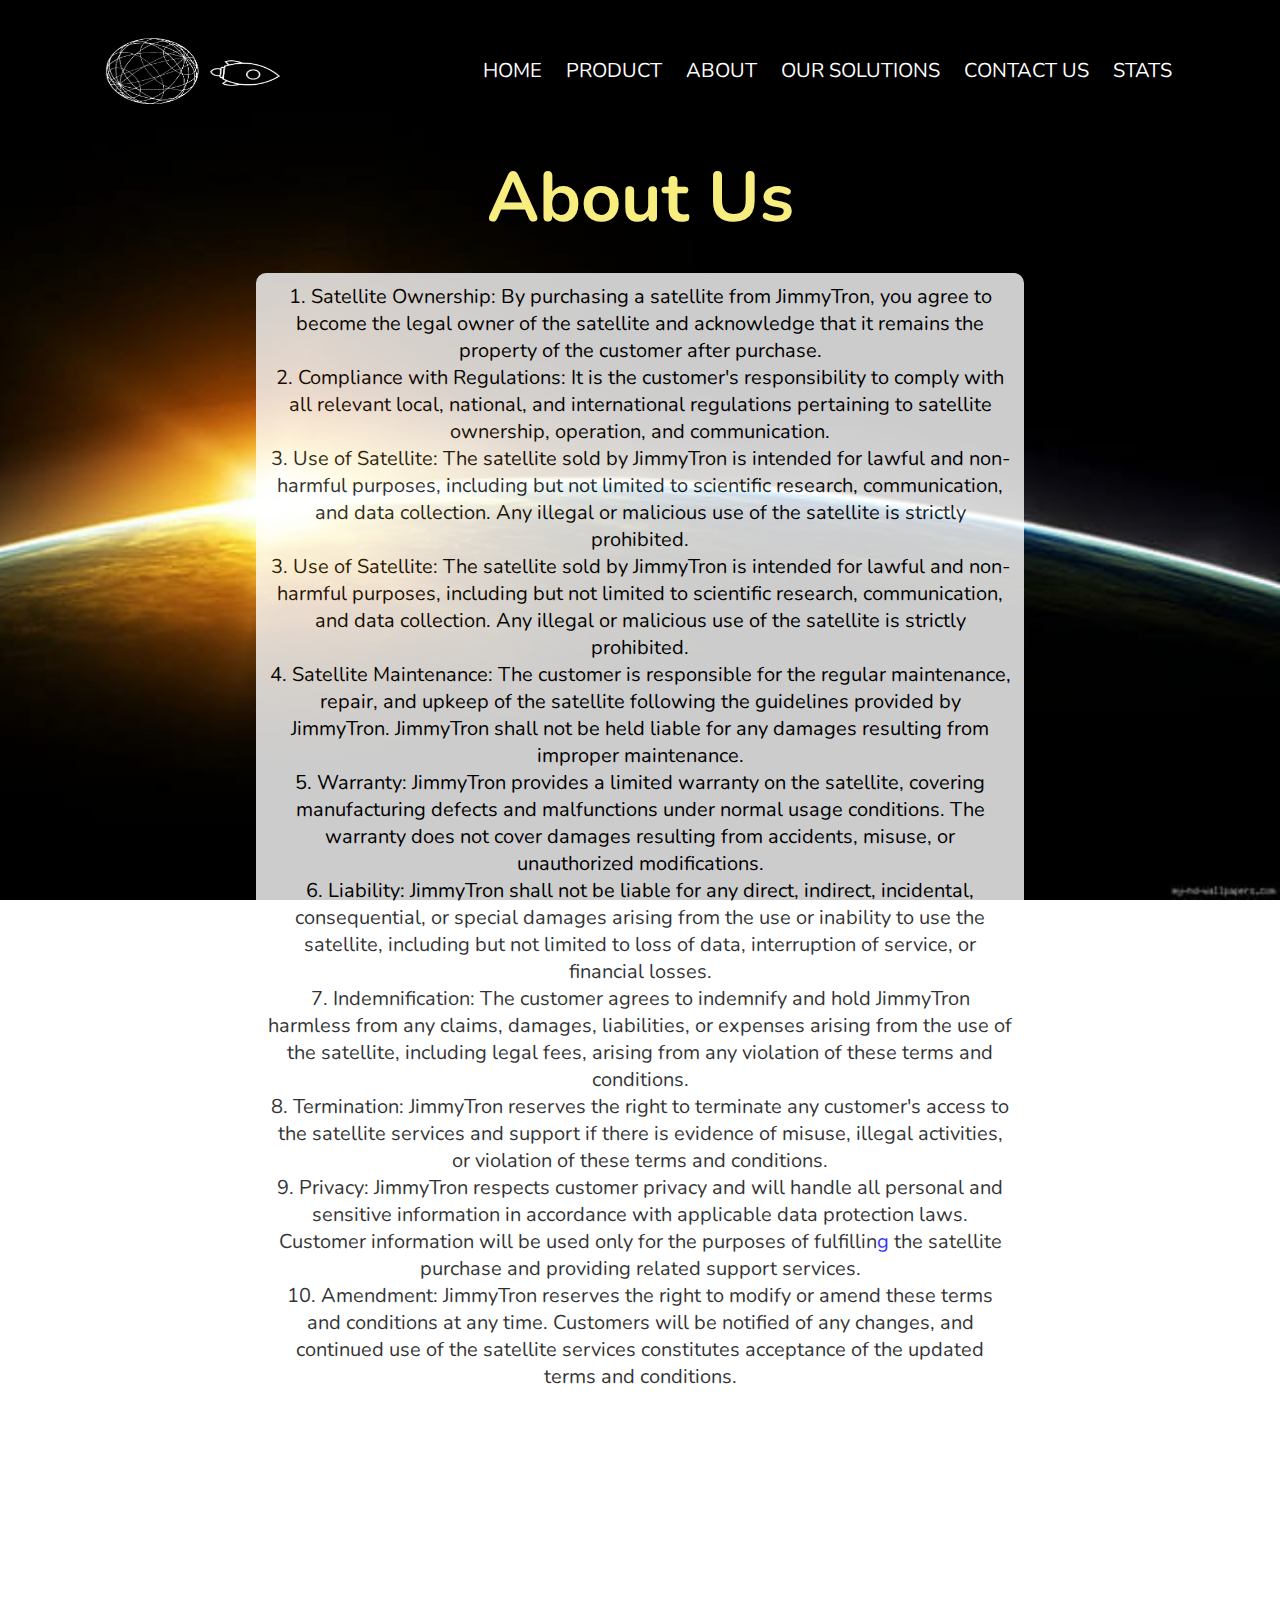
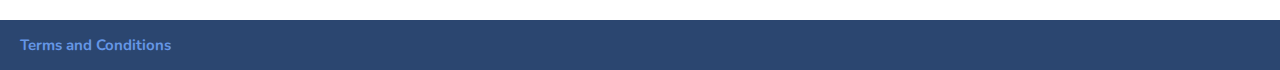
<file: t and C.html>
<html>
    <head>
        <meta name = "viewport" content = "with=device-width, initial scale = 1.0">
        <title>JimmyTron</title>
        <link rel = "stylesheet" href = style.css>
<link rel="preconnect" href="https://fonts.googleapis.com">
<link rel="preconnect" href="https://fonts.gstatic.com" crossorigin>
<link href="https://fonts.googleapis.com/css2?family=Nunito:wght@300&display=swap" rel="stylesheet">
    </head>
<body>
    <!--Dont Mess with this stuff-->
    <div class = "banner11c">
        <div class = "navbar">
        <a href = "home.html"><img src="logo1.png"></a>
        <ul>
           <li><a href = "index.html">HOME</a></li>
            <li><a href = "Product.html">PRODUCT</a></li>
            <li><a href = "About.html">ABOUT</a></li>
            <li><a href = "Solution.html">OUR SOLUTIONS</a></li>
            <li><a href = "Contact.html">CONTACT US</a></li>
                    <li><a href = "Stats.html">STATS</a></li>    
        </ul>
        </div>
        <div class = "content1"><div class = "mobile"><center><h1>About Us</h1></center></div></div>
       <p></p>
        
        <center>
        <div class = "centre">
        <div class = "textbox1">
        
       
            
            
            
            
            
              <p>1. Satellite Ownership: By purchasing a satellite from JimmyTron, you agree to become the legal owner of the satellite and acknowledge that it remains the property of the customer after purchase.</p>
            <p>2. Compliance with Regulations: It is the customer's responsibility to comply with all relevant local, national, and international regulations pertaining to satellite ownership, operation, and communication.</p>
            <p>3. Use of Satellite: The satellite sold by JimmyTron is intended for lawful and non-harmful purposes, including but not limited to scientific research, communication, and data collection. Any illegal or malicious use of the satellite is strictly prohibited.</p>
            <p>3. Use of Satellite: The satellite sold by JimmyTron is intended for lawful and non-harmful purposes, including but not limited to scientific research, communication, and data collection. Any illegal or malicious use of the satellite is strictly prohibited.</p>
            <p>4. Satellite Maintenance: The customer is responsible for the regular maintenance, repair, and upkeep of the satellite following the guidelines provided by JimmyTron. JimmyTron shall not be held liable for any damages resulting from improper maintenance.</p>
            <p>5. Warranty: JimmyTron provides a limited warranty on the satellite, covering manufacturing defects and malfunctions under normal usage conditions. The warranty does not cover damages resulting from accidents, misuse, or unauthorized modifications.</p>
            <p>6. Liability: JimmyTron shall not be liable for any direct, indirect, incidental, consequential, or special damages arising from the use or inability to use the satellite, including but not limited to loss of data, interruption of service, or financial losses.</p>
            <p>7. Indemnification: The customer agrees to indemnify and hold JimmyTron harmless from any claims, damages, liabilities, or expenses arising from the use of the satellite, including legal fees, arising from any violation of these terms and conditions.</p>
            <p>8. Termination: JimmyTron reserves the right to terminate any customer's access to the satellite services and support if there is evidence of misuse, illegal activities, or violation of these terms and conditions.</p>
            <p>9. Privacy: JimmyTron respects customer privacy and will handle all personal and sensitive information in accordance with applicable data protection laws. Customer information will be used only for the purposes of fulfillin<a href = "mario.html" color:#ffffff>g</a> the satellite purchase and providing related support services.</p>
            <p>10. Amendment: JimmyTron reserves the right to modify or amend these terms and conditions at any time. Customers will be notified of any changes, and continued use of the satellite services constitutes acceptance of the updated terms and conditions.</p>


            
       
    </div>
    </div>
     </center>
    </div>

    
    
    
    <!--Edit from here onwards-->
    
    
    
    
    
<div class = "footer"><a href = "t%20and%20C.html"><h4>Terms and Conditions</h4></a></div>
</body>
</html>
</file>
